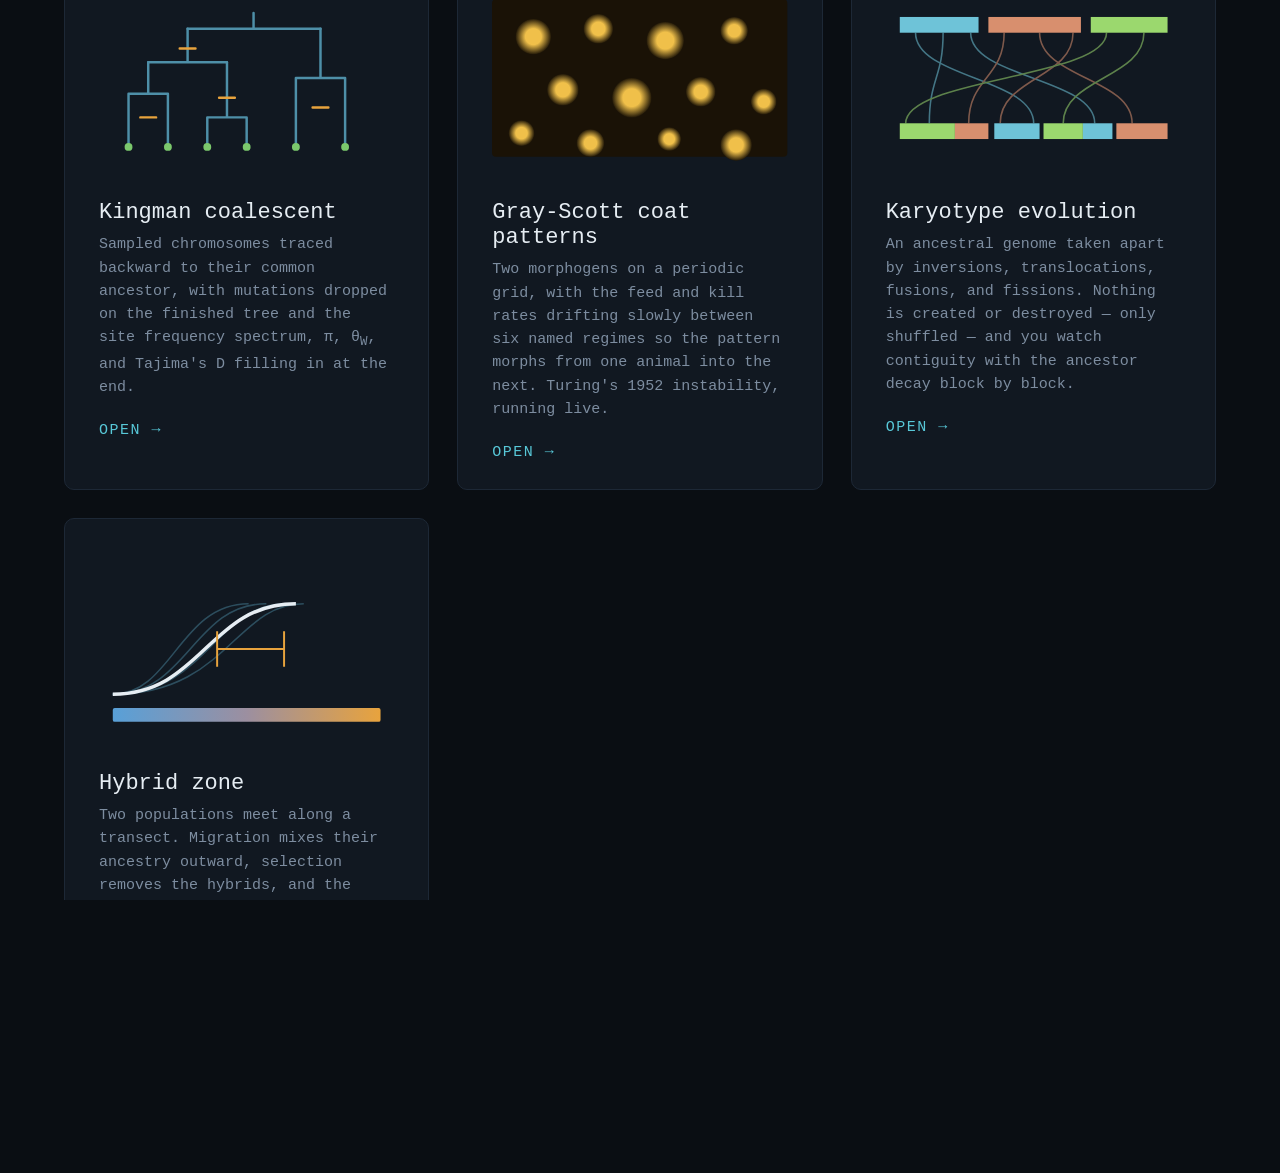
<file: src/data_viz_wall/static/index.html>
<!doctype html>
<meta charset="utf-8">
<title>Data viz wall</title>
<link rel="stylesheet" href="wall.css">
<style>
  body { overflow: auto; display: flex; flex-direction: column;
         justify-content: center; padding: 6vh 5vw; }
  header { margin-bottom: 4vh; }
  h1 { margin: 0; font-size: clamp(28px, 3.2vw, 54px); font-weight: 500; letter-spacing: .01em; }
  header p { margin: 10px 0 0; color: var(--dim); font-size: clamp(16px, 1.2vw, 22px);
             max-width: 70ch; line-height: 1.5; }
  .cards { display: grid; gap: 28px;
           grid-template-columns: repeat(auto-fit, minmax(340px, 1fr)); }
  .card { position: relative; display: block; text-decoration: none; color: inherit;
          background: var(--panel); border: 1px solid var(--line); border-radius: 10px;
          padding: 34px 34px 28px; transition: border-color .2s, transform .2s, background .2s; }
  .card:hover { border-color: var(--accent); background: var(--panel-hi); transform: translateY(-3px); }
  .card svg { display: block; width: 100%; height: clamp(150px, 15vw, 240px); margin-bottom: 26px; }
  .card h2 { margin: 0 0 8px; font-size: clamp(22px, 1.7vw, 32px); font-weight: 500; }
  .card p { margin: 0 0 22px; color: var(--dim); font-size: clamp(15px, 1vw, 19px);
            line-height: 1.55; }
  .go { color: var(--accent); font-size: clamp(15px, 1vw, 18px); letter-spacing: .1em;
        text-transform: uppercase; }
  .src { position: relative; z-index: 1; display: inline-block; margin-top: 18px;
         color: var(--dim); font-size: 16px; text-decoration: none;
         border-bottom: 1px solid var(--line); }
  .src:hover { color: var(--warm); border-color: var(--warm); }
  footer { margin-top: 4vh; color: var(--faint); font-size: 16px; line-height: 1.6; }
</style>
<header>
  <h1>Data viz wall</h1>
  <p>Four simulations, each built for two monitors: the render page on one,
     the simulator's own source with the executing line highlighted on the other.
     All three run continuously whether or not anyone is watching.</p>
</header>
<div class="cards">

  <a class="card" href="/coalescent">
    <svg viewBox="0 0 300 160" fill="none" stroke-linecap="round">
      <g stroke="#4e8fa8" stroke-width="2.5">
        <path d="M30 150V96M70 150V96M30 96h40M50 96V64"/>
        <path d="M110 150V120M150 150V120M110 120h40M130 120V64"/>
        <path d="M50 64h80M90 64V30"/>
        <path d="M200 150V80M250 150V80M200 80h50M225 80V30"/>
        <path d="M90 30h135M157 30V14"/>
      </g>
      <g stroke="#e8a33d" stroke-width="2.5">
        <path d="M42 120h16M122 100h16M217 110h16M82 50h16"/>
      </g>
      <g fill="#7bc86c">
        <circle cx="30" cy="150" r="4"/><circle cx="70" cy="150" r="4"/>
        <circle cx="110" cy="150" r="4"/><circle cx="150" cy="150" r="4"/>
        <circle cx="200" cy="150" r="4"/><circle cx="250" cy="150" r="4"/>
      </g>
    </svg>
    <h2>Kingman coalescent</h2>
    <p>Sampled chromosomes traced backward to their common ancestor, with
       mutations dropped on the finished tree and the site frequency spectrum,
       π, θ<sub>W</sub>, and Tajima's D filling in at the end.</p>
    <span class="go">open →</span>
  </a>

  <a class="card" href="/pattern">
    <svg viewBox="0 0 300 160">
      <defs><radialGradient id="spot"><stop offset="45%" stop-color="#f0c04a"/>
        <stop offset="100%" stop-color="#241a08"/></radialGradient></defs>
      <rect width="300" height="160" fill="#1a1206" rx="4"/>
      <g fill="url(#spot)">
        <circle cx="42" cy="38" r="18"/><circle cx="108" cy="30" r="15"/>
        <circle cx="176" cy="42" r="19"/><circle cx="246" cy="32" r="14"/>
        <circle cx="72" cy="92" r="16"/><circle cx="142" cy="100" r="20"/>
        <circle cx="212" cy="94" r="15"/><circle cx="276" cy="104" r="13"/>
        <circle cx="30" cy="136" r="13"/><circle cx="100" cy="146" r="14"/>
        <circle cx="180" cy="142" r="12"/><circle cx="248" cy="148" r="16"/>
      </g>
    </svg>
    <h2>Gray-Scott coat patterns</h2>
    <p>Two morphogens on a periodic grid, with the feed and kill rates drifting
       slowly between six named regimes so the pattern morphs from one animal
       into the next. Turing's 1952 instability, running live.</p>
    <span class="go">open →</span>
  </a>

  <a class="card" href="/synteny">
    <svg viewBox="0 0 300 160" fill="none">
      <g>
        <rect x="14" y="18" width="80" height="16" fill="#6ec3d8"/>
        <rect x="104" y="18" width="94" height="16" fill="#d88f6e"/>
        <rect x="208" y="18" width="78" height="16" fill="#9bd86e"/>
      </g>
      <g stroke-width="1.6" opacity=".55">
        <path d="M30 34C30 80 150 80 150 126" stroke="#6ec3d8"/>
        <path d="M58 34C58 80 44 80 44 126" stroke="#6ec3d8"/>
        <path d="M86 34C86 80 212 80 212 126" stroke="#6ec3d8"/>
        <path d="M120 34C120 80 84 80 84 126" stroke="#d88f6e"/>
        <path d="M156 34C156 80 250 80 250 126" stroke="#d88f6e"/>
        <path d="M190 34C190 80 116 80 116 126" stroke="#d88f6e"/>
        <path d="M224 34C224 80 20 80 20 126" stroke="#9bd86e"/>
        <path d="M262 34C262 80 180 80 180 126" stroke="#9bd86e"/>
      </g>
      <g>
        <rect x="14" y="126" width="56" height="16" fill="#9bd86e"/>
        <rect x="70" y="126" width="34" height="16" fill="#d88f6e"/>
        <rect x="110" y="126" width="46" height="16" fill="#6ec3d8"/>
        <rect x="160" y="126" width="40" height="16" fill="#9bd86e"/>
        <rect x="200" y="126" width="30" height="16" fill="#6ec3d8"/>
        <rect x="234" y="126" width="52" height="16" fill="#d88f6e"/>
      </g>
    </svg>
    <h2>Karyotype evolution</h2>
    <p>An ancestral genome taken apart by inversions, translocations, fusions,
       and fissions. Nothing is created or destroyed — only shuffled — and you
       watch contiguity with the ancestor decay block by block.</p>
    <span class="go">open →</span>
  </a>

  <a class="card" href="/hybrid">
    <svg viewBox="0 0 300 160" fill="none">
      <defs><linearGradient id="zone" x1="0" x2="1">
        <stop offset="0%" stop-color="#58a0d8"/><stop offset="50%" stop-color="#9c8fa0"/>
        <stop offset="100%" stop-color="#e8a33d"/></linearGradient></defs>
      <g stroke="#4e8fa8" stroke-width="1.6" opacity=".45">
        <path d="M14 126C90 126 96 34 170 34"/>
        <path d="M14 126C110 126 118 34 190 34"/>
        <path d="M14 126C130 126 138 34 208 34"/>
        <path d="M14 126C74 126 82 34 152 34"/>
      </g>
      <path d="M14 126C104 126 112 34 200 34" stroke="#e6edf3" stroke-width="3.5"/>
      <rect x="14" y="140" width="272" height="14" fill="url(#zone)" rx="2"/>
      <g stroke="#e8a33d" stroke-width="2">
        <path d="M120 80v-18M120 80v18M188 80v-18M188 80v18M120 80h68"/>
      </g>
    </svg>
    <h2>Hybrid zone</h2>
    <p>Two populations meet along a transect. Migration mixes their ancestry
       outward, selection removes the hybrids, and the cline between them settles
       at a width set by dispersal and the strength of the incompatibility.</p>
    <span class="go">open →</span>
  </a>

</div>
<footer>
  Source pages:
  <a class="src" href="/coalescent-code">sim.py</a> ·
  <a class="src" href="/pattern-code">patterns.py</a> ·
  <a class="src" href="/synteny-code">synteny.py</a> ·
  <a class="src" href="/hybrid-code">hybrid.py</a>
</footer>
</file>
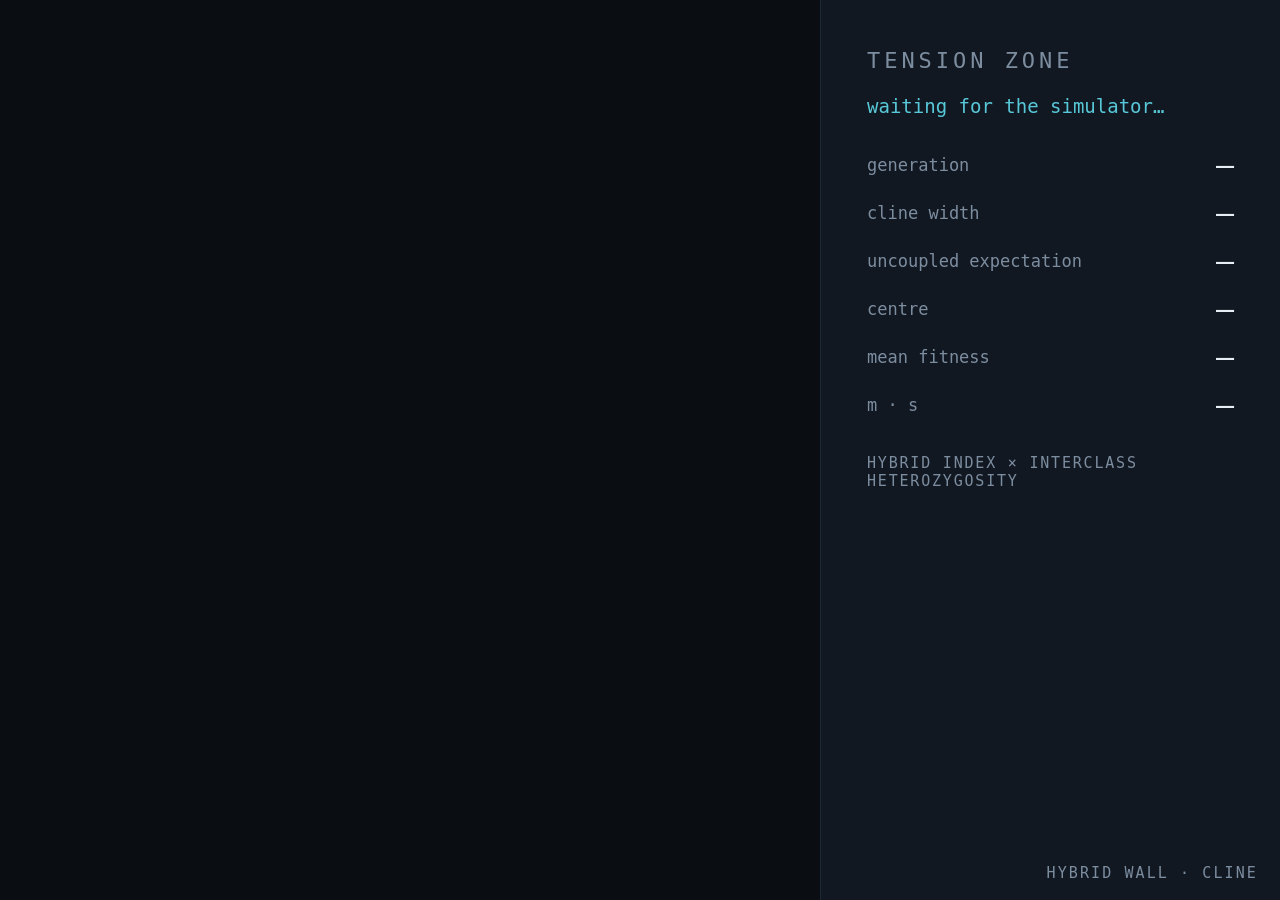
<file: src/data_viz_wall/static/hybrid.html>
<!doctype html>
<meta charset="utf-8">
<title>Hybrid zone — tension cline</title>
<link rel="stylesheet" href="wall.css">
<style>
  /* One viewport-tall row; a long sidebar scrolls itself rather than growing it. */
  body { display: grid; grid-template-columns: 1fr 460px;
         grid-template-rows: minmax(0, 1fr); height: 100dvh; }
  #stage { position: relative; overflow: hidden; }
  /* An absolutely positioned canvas with width:auto lays out at its intrinsic
     bitmap size, not at the inset box, so the devicePixelRatio scaling would
     make it 2x the stage on a retina screen and the stage would clip it. */
  canvas#c { position: absolute; inset: 0; width: 100%; height: 100%; }
  aside { padding: 48px 46px; border-left: 1px solid var(--line); background: var(--panel); min-height: 0; overflow: auto; }
  h1 { margin: 0 0 22px; font-size: 22px; font-weight: 500; letter-spacing: .18em;
       text-transform: uppercase; color: var(--dim); }
  dl { display: grid; grid-template-columns: 1fr auto; gap: 13px 20px; margin: 0 0 32px; }
  dt { color: var(--dim); font-size: 17px; align-self: center; }
  dd { margin: 0; font-size: 30px; text-align: right; }
  #tri { width: 100%; height: 400px; display: block; }
  .cap { color: var(--dim); font-size: 15px; letter-spacing: .12em;
         text-transform: uppercase; margin-bottom: 10px; }
  #last { color: var(--accent); font-size: 19px; min-height: 26px; margin-bottom: 26px; }
</style>
<div id="stage"><canvas id="c"></canvas></div>
<aside>
  <h1>Tension zone</h1>
  <div id="last">waiting for the simulator…</div>
  <dl>
    <dt>generation</dt><dd id="gen">—</dd>
    <dt>cline width</dt><dd id="w">—</dd>
    <dt>uncoupled expectation</dt><dd id="we">—</dd>
    <dt>centre</dt><dd id="ctr">—</dd>
    <dt>mean fitness</dt><dd id="fit">—</dd>
    <dt>m · s</dt><dd id="ms">—</dd>
  </dl>
  <div class="cap">hybrid index × interclass heterozygosity</div>
  <canvas id="tri"></canvas>
</aside>
<div class="badge">hybrid wall · cline</div>
<script>
const CSS = getComputedStyle(document.documentElement);
const T = new Proxy({}, { get: (c, k) => c[k] ?? (c[k] = CSS.getPropertyValue('--' + k).trim()) });
const cv = document.getElementById('c'), ctx = cv.getContext('2d');
const tri = document.getElementById('tri'), tc = tri.getContext('2d');
let W = 0, H = 0;
function resize(){
  const r = devicePixelRatio || 1, s = document.getElementById('stage');
  W = s.clientWidth; H = s.clientHeight;
  cv.width = W * r; cv.height = H * r; ctx.setTransform(r, 0, 0, r, 0, 0);
  tri.width = tri.clientWidth * r; tri.height = tri.clientHeight * r;
  tc.setTransform(r, 0, 0, r, 0, 0);
}
addEventListener('resize', resize);

const rgb = n => T[n].split(',').map(Number);          // the two parental ancestries
const LEFT = rgb('anc-left'), RIGHT = rgb('anc-right');
const S = { p: [], loci: [], width: 0, centre: 0 };
const blend = t => LEFT.map((c, i) => Math.round(c + (RIGHT[i] - c) * t));

const PAD = { l: 110, r: 70, t: 120, b: 190 };
function draw(){
  ctx.fillStyle = T.bg; ctx.fillRect(0, 0, W, H);
  if (!S.p.length) return requestAnimationFrame(draw);
  const n = S.p.length;
  const X = d => PAD.l + d * (W - PAD.l - PAD.r) / (n - 1);
  const Y = p => H - PAD.b - p * (H - PAD.t - PAD.b);

  // grid
  ctx.strokeStyle = T.grid; ctx.lineWidth = 1; ctx.fillStyle = T.label;
  ctx.font = '15px "SF Mono", Menlo, monospace';
  for (let f = 0; f <= 1.0001; f += 0.25) {
    ctx.beginPath(); ctx.moveTo(PAD.l, Y(f)); ctx.lineTo(W - PAD.r, Y(f)); ctx.stroke();
    ctx.fillText(f.toFixed(2), 46, Y(f) + 5);
  }

  // per-locus clines: the spread among markers is real, not noise in the mean
  ctx.lineWidth = 1.4; ctx.globalAlpha = 0.28;
  for (const locus of S.loci) {
    ctx.strokeStyle = T.branch; ctx.beginPath();
    locus.forEach((p, d) => d ? ctx.lineTo(X(d), Y(p)) : ctx.moveTo(X(d), Y(p)));
    ctx.stroke();
  }
  ctx.globalAlpha = 1;

  // mean ancestry cline
  ctx.lineWidth = 4; ctx.strokeStyle = T.ink; ctx.beginPath();
  S.p.forEach((p, d) => d ? ctx.lineTo(X(d), Y(p)) : ctx.moveTo(X(d), Y(p)));
  ctx.stroke();

  // width bracket around the centre
  if (S.width) {
    const a = X(S.centre - S.width / 2), b = X(S.centre + S.width / 2), y = Y(0.5);
    ctx.strokeStyle = T.warm; ctx.lineWidth = 2;
    ctx.beginPath();
    ctx.moveTo(a, y - 18); ctx.lineTo(a, y + 18); ctx.moveTo(b, y - 18); ctx.lineTo(b, y + 18);
    ctx.moveTo(a, y); ctx.lineTo(b, y); ctx.stroke();
    ctx.fillStyle = T.warm; ctx.textAlign = 'center';
    ctx.font = '18px "SF Mono", Menlo, monospace';
    ctx.fillText('w = ' + S.width.toFixed(1) + ' demes', (a + b) / 2, y - 30);
    ctx.textAlign = 'left';
  }

  // the transect itself, painted in ancestry
  const bw = (W - PAD.l - PAD.r) / n, y0 = H - PAD.b + 46;
  S.p.forEach((p, d) => {
    const [r, g, b] = blend(p);
    ctx.fillStyle = `rgb(${r} ${g} ${b})`;
    ctx.fillRect(PAD.l + d * bw, y0, bw + 0.6, 46);
  });
  ctx.fillStyle = T.faint; ctx.font = '16px "SF Mono", Menlo, monospace';
  ctx.fillText('POPULATION A', PAD.l, y0 + 76);
  ctx.textAlign = 'right'; ctx.fillText('POPULATION B', W - PAD.r, y0 + 76);
  ctx.textAlign = 'left';
  ctx.fillText('ancestry frequency', 46, PAD.t - 46);
  requestAnimationFrame(draw);
}

// Triangle plot: pure parents at the bottom corners, F1s at the apex.
function drawTriangle(index, inter){
  const w = tri.clientWidth, h = tri.clientHeight, pad = 34;
  const X = v => pad + v * (w - 2 * pad), Y = v => h - pad - v * (h - 2 * pad);
  tc.clearRect(0, 0, w, h);
  tc.strokeStyle = T.axis; tc.lineWidth = 1.5;
  tc.beginPath();
  tc.moveTo(X(0), Y(0)); tc.lineTo(X(0.5), Y(1)); tc.lineTo(X(1), Y(0)); tc.closePath();
  tc.stroke();
  for (let i = 0; i < index.length; i++) {
    const [r, g, b] = blend(index[i]);
    tc.fillStyle = `rgba(${r} ${g} ${b} / .5)`;
    tc.beginPath(); tc.arc(X(index[i]), Y(inter[i]), 3, 0, 7); tc.fill();
  }
  tc.fillStyle = T.faint; tc.font = '13px "SF Mono", Menlo, monospace';
  tc.fillText('A', X(0) - 6, Y(0) + 20); tc.fillText('B', X(1) - 6, Y(0) + 20);
  tc.textAlign = 'center'; tc.fillText('F1', X(0.5), Y(1) - 10); tc.textAlign = 'left';
}

const el = id => document.getElementById(id);
function connect(){
  const ws = new WebSocket(`ws://${location.host}/ws?feed=hybrid`);
  ws.onmessage = e => {
    const d = JSON.parse(e.data);
    if (d.kind === 'reset') {
      S.p = []; S.loci = [];
      el('we').textContent = d.expected.toFixed(1);
      el('ms').textContent = `${d.m} · ${d.s}`;
    }
    if (d.kind === 'generation') el('gen').textContent = d.n;
    if (d.kind === 'select') el('fit').textContent = d.mean_fitness.toFixed(3);
    if (d.kind === 'cline') {
      S.p = d.p; S.loci = d.loci; S.width = d.width; S.centre = d.centre;
      el('w').textContent = d.width.toFixed(1);
      el('ctr').textContent = 'deme ' + d.centre.toFixed(1);
      el('last').textContent = `cline width ${d.width.toFixed(1)} demes`;
    }
    if (d.kind === 'hybrids') {
      drawTriangle(d.index, d.inter);
      el('last').textContent = `${d.f1_like} F1-like individuals in the zone`;
    }
  };
  ws.onclose = () => setTimeout(connect, 1500);
}
resize(); connect(); requestAnimationFrame(draw);
</script>
</file>
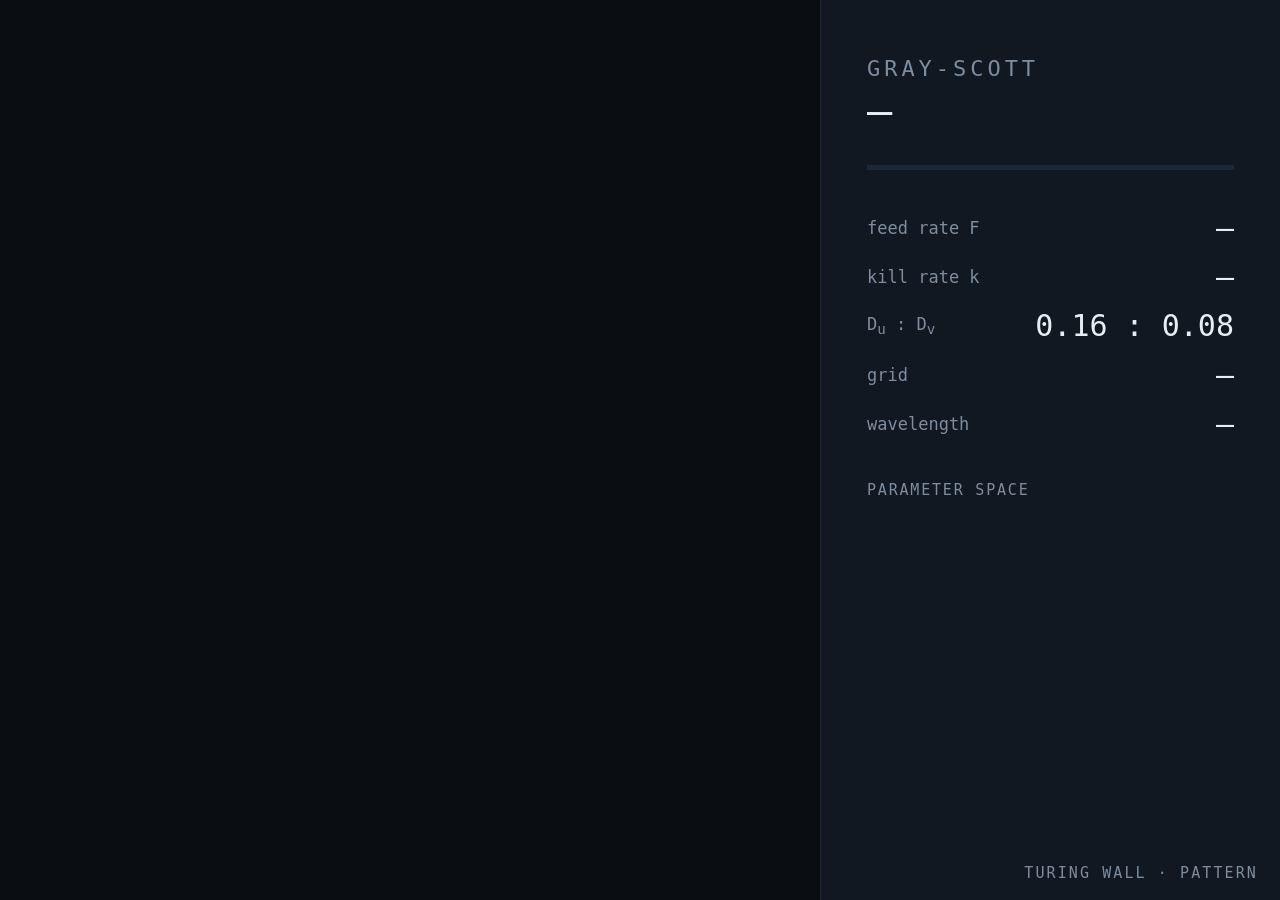
<file: src/data_viz_wall/static/pattern.html>
<!doctype html>
<meta charset="utf-8">
<title>Turing — coat patterns</title>
<link rel="stylesheet" href="wall.css">
<style>
  /* One viewport-tall row; a long sidebar scrolls itself rather than growing it. */
  body { display: grid; grid-template-columns: 1fr 460px;
         grid-template-rows: minmax(0, 1fr); height: 100dvh; }
  #stage { position: relative; overflow: hidden; }
  #stage canvas { position: absolute; inset: 0; width: 100%; height: 100%;
                  image-rendering: auto; }
  aside { padding: 56px 46px; border-left: 1px solid var(--line); background: var(--panel); min-height: 0; overflow: auto; }
  h1 { margin: 0 0 6px; font-size: 22px; font-weight: 500; letter-spacing: .18em;
       text-transform: uppercase; color: var(--dim); }
  #regime { font-size: 42px; margin: 0 0 6px; line-height: 1.15; }
  #toward { color: var(--dim); font-size: 19px; margin-bottom: 30px; }
  .bar { height: 5px; background: var(--line); margin-bottom: 40px; }
  .bar i { display: block; height: 100%; background: var(--accent); width: 0; }
  dl { display: grid; grid-template-columns: 1fr auto; gap: 14px 20px; margin: 0 0 40px; }
  dt { color: var(--dim); font-size: 17px; align-self: center; }
  dd { margin: 0; font-size: 30px; text-align: right; }
  #map { width: 100%; height: 280px; display: block; }
  .cap { color: var(--dim); font-size: 15px; letter-spacing: .12em;
         text-transform: uppercase; margin-bottom: 10px; }
</style>
<div id="stage"><canvas id="c"></canvas></div>
<aside>
  <h1>Gray-Scott</h1>
  <div id="regime">—</div>
  <div id="toward"></div>
  <div class="bar"><i id="prog"></i></div>
  <dl>
    <dt>feed rate F</dt><dd id="f">—</dd>
    <dt>kill rate k</dt><dd id="k">—</dd>
    <dt>D<sub>u</sub> : D<sub>v</sub></dt><dd>0.16 : 0.08</dd>
    <dt>grid</dt><dd id="grid">—</dd>
    <dt>wavelength</dt><dd id="lam">—</dd>
  </dl>
  <div class="cap">parameter space</div>
  <canvas id="map"></canvas>
</aside>
<div class="badge">turing wall · pattern</div>
<script>
const CSS = getComputedStyle(document.documentElement);
const T = new Proxy({}, { get: (c, k) => c[k] ?? (c[k] = CSS.getPropertyValue('--' + k).trim()) });
const cv = document.getElementById('c'), ctx = cv.getContext('2d');
const off = document.createElement('canvas'), octx = off.getContext('2d');
const map = document.getElementById('map'), mctx = map.getContext('2d');
let img = null, N = 0, lut = new Uint8Array(768), S = null, frame = null;

const hex = h => [1, 3, 5].map(i => parseInt(h.slice(i, i + 2), 16));
const mix = (a, b, t) => a.map((x, i) => x + (b[i] - x) * t);

function buildLut(low, high, tlow, thigh, t){
  const a = mix(hex(low), hex(tlow), t), b = mix(hex(high), hex(thigh), t);
  for (let i = 0; i < 256; i++) {
    const s = Math.pow(i / 255, 0.85);
    for (let ch = 0; ch < 3; ch++) lut[i * 3 + ch] = a[ch] + (b[ch] - a[ch]) * s;
  }
}

function resize(){
  const r = devicePixelRatio || 1;
  cv.width = cv.clientWidth * r; cv.height = cv.clientHeight * r;
  map.width = map.clientWidth * r; map.height = map.clientHeight * r;
  mctx.setTransform(r, 0, 0, r, 0, 0);
}
addEventListener('resize', resize);

function paint(){
  if (!frame || !img) return requestAnimationFrame(paint);
  const px = img.data;
  for (let i = 0, j = 0; i < frame.length; i++, j += 4) {
    const v = frame[i] * 3;
    px[j] = lut[v]; px[j + 1] = lut[v + 1]; px[j + 2] = lut[v + 2]; px[j + 3] = 255;
  }
  octx.putImageData(img, 0, 0);
  const s = Math.max(cv.width / N, cv.height / N);
  ctx.imageSmoothingEnabled = true; ctx.imageSmoothingQuality = 'high';
  ctx.drawImage(off, (cv.width - N * s) / 2, (cv.height - N * s) / 2, N * s, N * s);
  requestAnimationFrame(paint);
}
requestAnimationFrame(paint);

// (F, k) space: every regime is a point, the simulation is a moving dot.
const REGIMES = [
  ['reticulated python', 0.0290, 0.0570], ['leopard rosettes', 0.0350, 0.0650],
  ['giraffe reticulation', 0.0390, 0.0580], ['pufferfish vermiculation', 0.0540, 0.0630],
  ['zebra flank', 0.0140, 0.0450], ['guineafowl spotting', 0.0367, 0.0649],
];
const trail = [];
function drawMap(f, k){
  const w = map.clientWidth, h = map.clientHeight, pad = 26;
  const X = v => pad + (v - 0.040) / (0.070 - 0.040) * (w - 2 * pad);
  const Y = v => h - pad - (v - 0.010) / (0.060 - 0.010) * (h - 2 * pad);
  mctx.clearRect(0, 0, w, h);
  mctx.strokeStyle = T.grid; mctx.strokeRect(pad, pad, w - 2 * pad, h - 2 * pad);
  mctx.fillStyle = T.faint; mctx.font = '13px "SF Mono", Menlo, monospace';
  mctx.fillText('k →', w - pad - 26, h - 8); mctx.fillText('↑ F', 4, pad + 10);
  mctx.fillStyle = T.axis;
  for (const [, rf, rk] of REGIMES) {
    mctx.beginPath(); mctx.arc(X(rk), Y(rf), 4, 0, 7); mctx.fill();
  }
  trail.push([X(k), Y(f)]); if (trail.length > 600) trail.shift();
  mctx.strokeStyle = T.branch; mctx.beginPath();
  trail.forEach(([x, y], i) => i ? mctx.lineTo(x, y) : mctx.moveTo(x, y));
  mctx.stroke();
  mctx.fillStyle = T.accent;
  mctx.beginPath(); mctx.arc(X(k), Y(f), 6, 0, 7); mctx.fill();
}

const el = id => document.getElementById(id);
function connect(){
  const ws = new WebSocket(`ws://${location.host}/ws?feed=pattern`);
  ws.binaryType = 'arraybuffer';
  ws.onmessage = e => {
    if (typeof e.data !== 'string') { frame = new Uint8Array(e.data); return; }
    const d = JSON.parse(e.data);
    if (d.kind === 'regime') {
      S = d;
      if (N !== d.size) {
        N = d.size; off.width = off.height = N; img = octx.createImageData(N, N); resize();
      }
      const t = Math.min(1, Math.max(0, (d.elapsed - d.dwell) / d.morph));
      buildLut(d.low, d.high, d.target_low, d.target_high, t);
      el('regime').textContent = t > 0.5 ? d.target : d.current;
      el('toward').textContent = t > 0 ? `morphing toward ${d.target}` : `holding · next: ${d.target}`;
      el('prog').style.width = (t > 0 ? t * 100 : (d.elapsed / d.dwell) * 100) + '%';
      el('prog').style.background = t > 0 ? T.warm : T.accent;
      el('grid').textContent = `${d.size}²`;
    }
    if (d.kind === 'hold' || d.kind === 'drift') {
      el('f').textContent = d.f.toFixed(4); el('k').textContent = d.k.toFixed(4);
      drawMap(d.f, d.k);
    }
    if (d.kind === 'wavelength') el('lam').textContent = d.cells.toFixed(1) + ' px';
  };
  ws.onclose = () => setTimeout(connect, 1500);
}
resize(); connect();
</script>
</file>
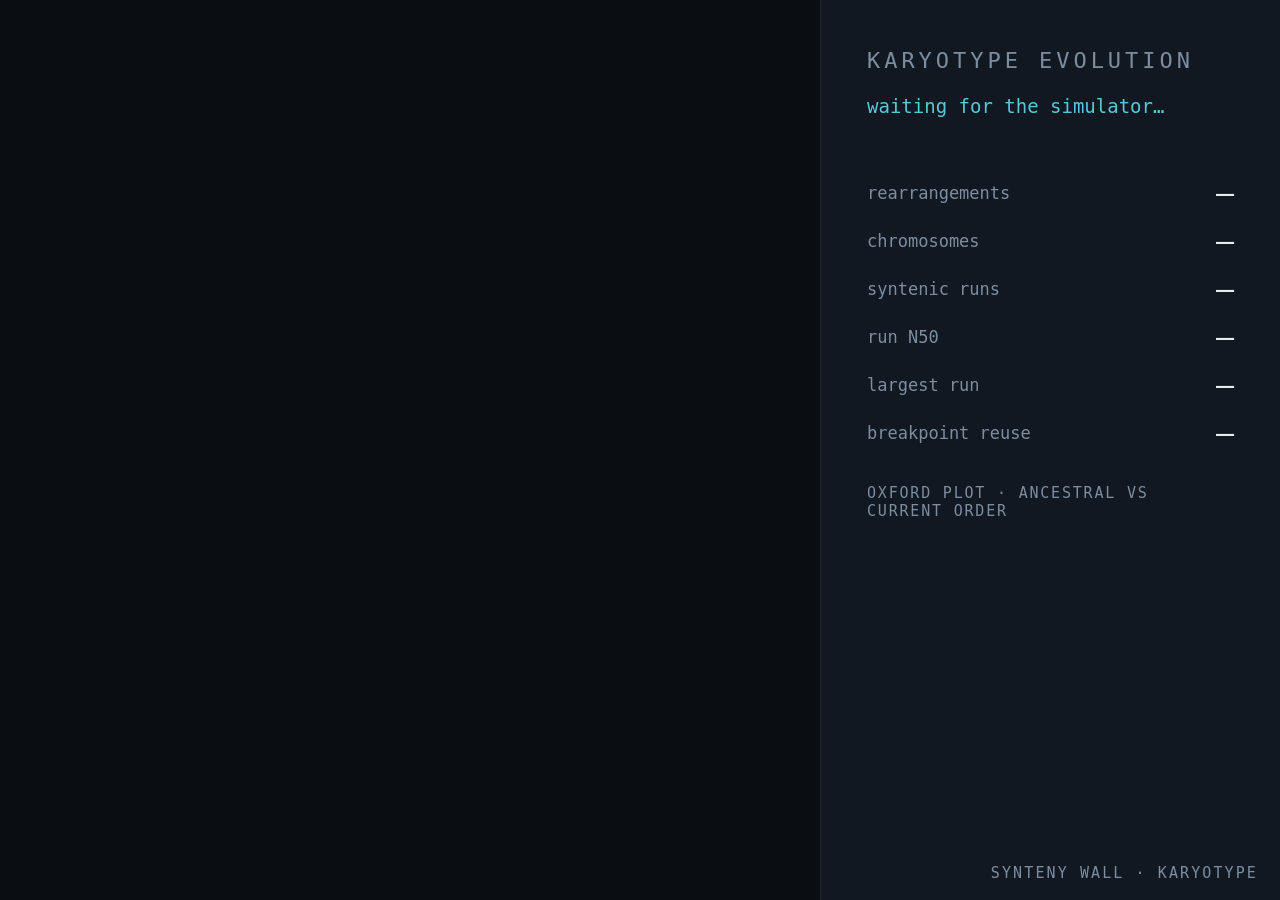
<file: src/data_viz_wall/static/synteny.html>
<!doctype html>
<meta charset="utf-8">
<title>Synteny — karyotype evolution</title>
<link rel="stylesheet" href="wall.css">
<style>
  /* One viewport-tall row; a long sidebar scrolls itself rather than growing it. */
  body { display: grid; grid-template-columns: 1fr 460px;
         grid-template-rows: minmax(0, 1fr); height: 100dvh; }
  #stage { position: relative; overflow: hidden; }
  /* An absolutely positioned canvas with width:auto lays out at its intrinsic
     bitmap size, not at the inset box, so the devicePixelRatio scaling would
     make it 2x the stage on a retina screen and the stage would clip it. */
  canvas#c { position: absolute; inset: 0; width: 100%; height: 100%; }
  aside { padding: 48px 46px; border-left: 1px solid var(--line); background: var(--panel); min-height: 0; overflow: auto; }
  h1 { margin: 0 0 22px; font-size: 22px; font-weight: 500; letter-spacing: .18em;
       text-transform: uppercase; color: var(--dim); }
  dl { display: grid; grid-template-columns: 1fr auto; gap: 13px 20px; margin: 0 0 34px; }
  dt { color: var(--dim); font-size: 17px; align-self: center; }
  dd { margin: 0; font-size: 30px; text-align: right; }
  #ox { width: 100%; height: 380px; display: block; }
  .cap { color: var(--dim); font-size: 15px; letter-spacing: .12em;
         text-transform: uppercase; margin-bottom: 10px; }
  #last { color: var(--accent); font-size: 19px; min-height: 52px; margin-bottom: 28px; }
</style>
<div id="stage"><canvas id="c"></canvas></div>
<aside>
  <h1>Karyotype evolution</h1>
  <div id="last">waiting for the simulator…</div>
  <dl>
    <dt>rearrangements</dt><dd id="ev">—</dd>
    <dt>chromosomes</dt><dd id="nc">—</dd>
    <dt>syntenic runs</dt><dd id="runs">—</dd>
    <dt>run N50</dt><dd id="n50">—</dd>
    <dt>largest run</dt><dd id="big">—</dd>
    <dt>breakpoint reuse</dt><dd id="reuse">—</dd>
  </dl>
  <div class="cap">oxford plot · ancestral vs current order</div>
  <canvas id="ox"></canvas>
</aside>
<div class="badge">synteny wall · karyotype</div>
<script>
const CSS = getComputedStyle(document.documentElement);
const T = new Proxy({}, { get: (c, k) => c[k] ?? (c[k] = CSS.getPropertyValue('--' + k).trim()) });
const cv = document.getElementById('c'), ctx = cv.getContext('2d');
const ox = document.getElementById('ox'), oxc = ox.getContext('2d');
let W = 0, H = 0;
function resize(){
  const r = devicePixelRatio || 1, s = document.getElementById('stage');
  W = s.clientWidth; H = s.clientHeight;
  cv.width = W * r; cv.height = H * r; ctx.setTransform(r, 0, 0, r, 0, 0);
  ox.width = ox.clientWidth * r; ox.height = ox.clientHeight * r;
  oxc.setTransform(r, 0, 0, r, 0, 0);
}
addEventListener('resize', () => {
  resize(); layoutAncestor();
  if (S.chroms.length) setKaryotype(S.chroms);   // zoom changes both rows
});

const S = { nb: 0, anc: [], from: [], to: [], born: 0, chroms: [], home: [], order: [] };
const hue = i => `hsl(${(i * 47) % 360} ${T['hue-s']} ${T['hue-l']})`;

// ---- layout: chromosomes as a row of bars, scaled by block count -----------
function bars(lengths, y, h){
  // Every chromosome gets a floor width, so a short one stays visible next to a
  // long one; the rest of the row is shared out in proportion to block count.
  const MIN = 9, gap = 14, pad = 70;
  const usable = W - 2 * pad - gap * (lengths.length - 1);
  const total = lengths.reduce((a, b) => a + b, 0);
  const free = Math.max(0, usable - MIN * lengths.length);
  let x = pad;
  return lengths.map(n => {
    const w = MIN + free * n / total, bar = { x, y, w, h, n };
    x += w + gap;
    return bar;
  });
}

function layoutAncestor(){
  if (!S.nb) return;
  const lens = S.anc.map(c => c.length);
  S.ancBars = bars(lens, H * 0.20, 34);
  S.ancPos = new Array(S.nb + 1);
  S.anc.forEach((chrom, ci) => {
    const b = S.ancBars[ci];
    chrom.forEach((blk, i) => S.ancPos[Math.abs(blk)] = b.x + (i + 0.5) * b.w / b.n);
  });
}

function setKaryotype(chroms){
  if (!S.nb) {
    S.nb = chroms.reduce((a, c) => a + c.length, 0);
    S.anc = chroms.map(c => c.slice());
    S.home = new Array(S.nb + 1);
    S.anc.forEach((c, ci) => c.forEach(b => S.home[Math.abs(b)] = ci));
    S.ancOrder = new Array(S.nb + 1);
    let k = 0;
    S.anc.forEach(c => c.forEach(b => S.ancOrder[Math.abs(b)] = k++));
    layoutAncestor();
  }
  S.chroms = chroms;
  S.curBars = bars(chroms.map(c => c.length), H * 0.74, 34);
  S.from = S.to.length ? S.to.slice() : null;
  S.to = new Array(S.nb + 1);
  S.strand = new Array(S.nb + 1);
  S.order = new Array(S.nb + 1);
  let k = 0;
  chroms.forEach((chrom, ci) => {
    const b = S.curBars[ci];
    chrom.forEach((blk, i) => {
      S.to[Math.abs(blk)] = b.x + (i + 0.5) * b.w / b.n;
      S.strand[Math.abs(blk)] = Math.sign(blk);
      S.order[Math.abs(blk)] = k++;
    });
  });
  if (!S.from) S.from = S.to.slice();
  S.born = performance.now();
  drawOxford();
}

const ease = t => t * t * (3 - 2 * t);

function draw(now){
  ctx.fillStyle = T.bg; ctx.fillRect(0, 0, W, H);
  if (!S.nb) return requestAnimationFrame(draw);
  const t = ease(Math.min(1, (now - S.born) / 700));
  const yA = S.ancBars[0].y + 34, yC = S.curBars[0].y;

  ctx.lineWidth = 1;
  for (let b = 1; b <= S.nb; b++) {
    const x0 = S.ancPos[b], x1 = S.from[b] + (S.to[b] - S.from[b]) * t;
    ctx.strokeStyle = hue(S.home[b]); ctx.globalAlpha = 0.22;
    ctx.beginPath(); ctx.moveTo(x0, yA);
    ctx.bezierCurveTo(x0, yA + (yC - yA) * 0.45, x1, yC - (yC - yA) * 0.45, x1, yC);
    ctx.stroke();
  }
  ctx.globalAlpha = 1;

  paint(S.ancBars, S.anc, `ANCESTOR \u00b7 ${S.anc.length} chromosomes`, -1);
  paint(S.curBars, S.chroms, `DESCENDANT \u00b7 ${S.chroms.length} chromosomes`, 1);
  requestAnimationFrame(draw);
}

function paint(barset, chroms, label, side){
  ctx.font = '15px "SF Mono", Menlo, monospace';
  barset.forEach((b, ci) => {
    const chrom = chroms[ci], w = b.w / b.n;
    chrom.forEach((blk, i) => {
      ctx.fillStyle = hue(S.home[Math.abs(blk)]);
      ctx.globalAlpha = blk < 0 ? 0.62 : 1;         // inverted blocks sit dimmer
      ctx.fillRect(b.x + i * w, b.y, Math.max(w, 0.7), b.h);
    });
    ctx.globalAlpha = 1;
    ctx.strokeStyle = T.line; ctx.lineWidth = 1;
    ctx.strokeRect(b.x - 0.5, b.y - 0.5, b.w + 1, b.h + 1);
    if (b.w >= 18) {
      ctx.fillStyle = T.label; ctx.textAlign = 'center';
      ctx.fillText(ci + 1, b.x + b.w / 2, b.y + (side < 0 ? -14 : b.h + 22));
    }
  });
  ctx.textAlign = 'left'; ctx.fillStyle = T.faint;
  ctx.font = '16px "SF Mono", Menlo, monospace';
  ctx.fillText(label, 70, barset[0].y + (side < 0 ? -44 : 34 + 52));
}

function drawOxford(){
  const w = ox.clientWidth, h = ox.clientHeight, pad = 24;
  oxc.clearRect(0, 0, w, h);
  oxc.strokeStyle = T.grid; oxc.lineWidth = 1;
  oxc.strokeRect(pad, pad, w - 2 * pad, h - 2 * pad);
  for (let b = 1; b <= S.nb; b++) {
    const x = pad + S.ancOrder[b] / S.nb * (w - 2 * pad);
    const y = h - pad - S.order[b] / S.nb * (h - 2 * pad);
    oxc.fillStyle = hue(S.home[b]);
    oxc.fillRect(x, y, 2.2, 2.2);
  }
  oxc.fillStyle = T.faint; oxc.font = '13px "SF Mono", Menlo, monospace';
  oxc.fillText('ancestral order →', pad, h - 6);
}

const el = id => document.getElementById(id);
const DESC = {
  inversion: d => `inversion of ${d.span} blocks on chromosome ${d.chrom + 1}`,
  translocation: d => `reciprocal translocation · chromosomes ${d.chroms[0] + 1} ↔ ${d.chroms[1] + 1}`,
  fusion: d => `fusion · ${d.n_chrom} chromosomes remain`,
  fission: d => `fission · ${d.n_chrom} chromosomes now`,
  ancestor: d => `ancestral karyotype · ${d.n_blocks} blocks on ${d.n_chrom} chromosomes`,
};
function connect(){
  const ws = new WebSocket(`ws://${location.host}/ws?feed=synteny`);
  ws.onmessage = e => {
    const d = JSON.parse(e.data);
    if (d.kind === 'reset') { S.nb = 0; S.to = []; S.anc = []; }
    if (d.kind === 'karyotype') setKaryotype(d.chroms);
    if (DESC[d.kind]) el('last').textContent = DESC[d.kind](d);
    if (d.kind === 'contiguity') {
      el('ev').textContent = d.events; el('nc').textContent = d.n_chrom;
      el('runs').textContent = d.runs; el('n50').textContent = d.n50;
      el('big').textContent = d.largest;
      el('reuse').textContent = (d.reuse * 100).toFixed(1) + '%';
    }
  };
  ws.onclose = () => setTimeout(connect, 1500);
}
resize(); connect(); requestAnimationFrame(draw);
</script>
</file>
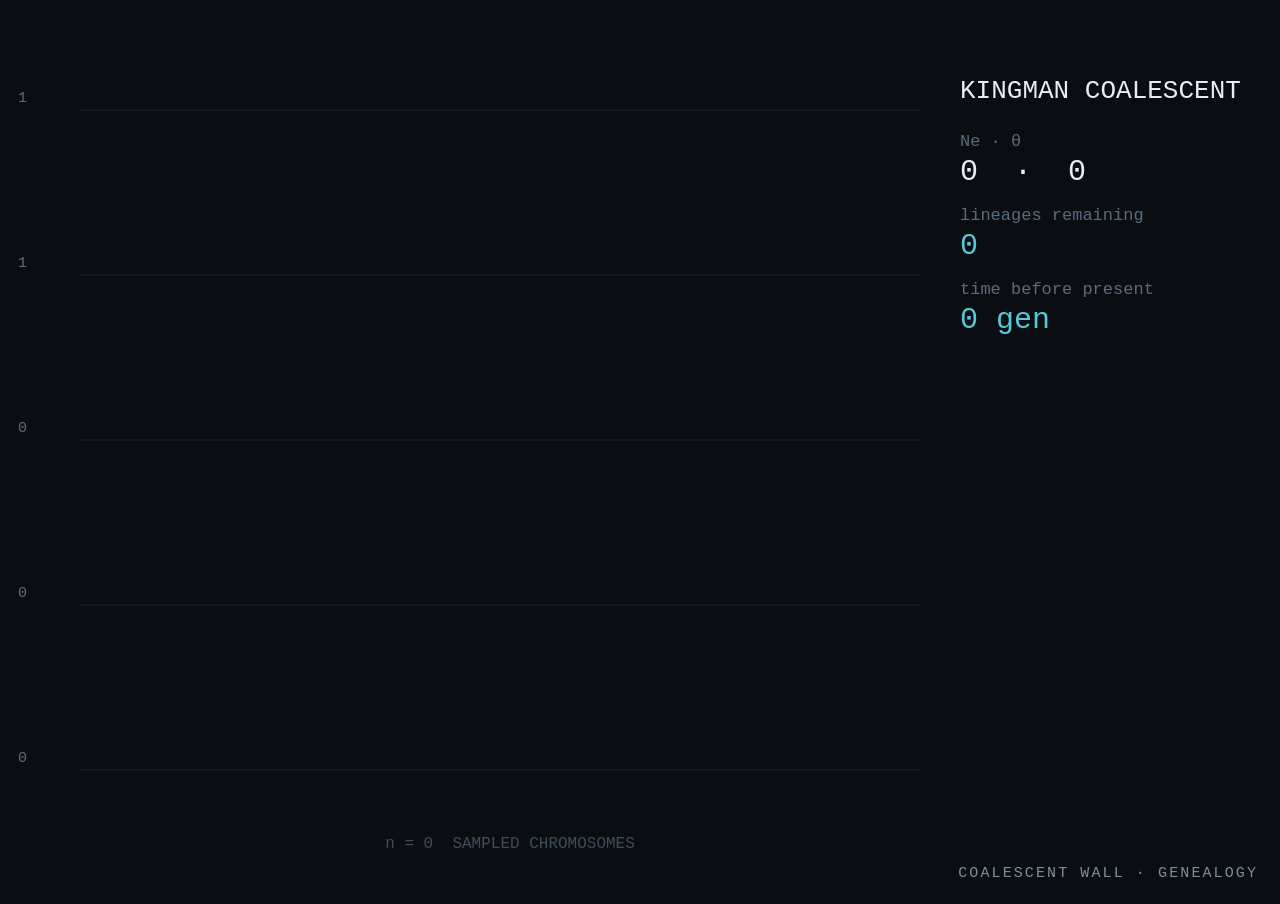
<file: src/data_viz_wall/static/viz.html>
<!doctype html>
<meta charset="utf-8">
<title>Coalescent — genealogy</title>
<link rel="stylesheet" href="wall.css">
<canvas id="c"></canvas>
<div class="badge">coalescent wall · genealogy</div>
<script>
const CSS = getComputedStyle(document.documentElement);
const T = new Proxy({}, { get: (c, k) => c[k] ?? (c[k] = CSS.getPropertyValue('--' + k).trim()) });
const cv = document.getElementById('c'), ctx = cv.getContext('2d');
let W = 0, H = 0;
function resize(){
  const r = devicePixelRatio || 1;
  W = innerWidth; H = innerHeight;
  cv.width = W * r; cv.height = H * r; cv.style.width = W + 'px'; cv.style.height = H + 'px';
  ctx.setTransform(r, 0, 0, r, 0, 0);
}
addEventListener('resize', resize); resize();

const S = { n: 0, ne: 0, theta: 0, slot: {}, node: {}, muts: [], spectrum: [],
            stats: null, t: 0, k: 0, tmax: 1, scale: 1, root: null, born: 0 };

function reset(d){
  S.n = d.n; S.ne = d.ne; S.theta = d.theta;
  S.slot = {}; d.order.forEach((leaf, i) => S.slot[leaf] = i);
  S.node = {}; S.muts = []; S.spectrum = []; S.stats = null;
  S.t = 0; S.k = d.n; S.tmax = 1; S.scale = 1; S.root = null;
  for (const leaf of d.order) S.node[leaf] = { t: 0, x: S.slot[leaf], kids: null, born: 0 };
}

function apply(d){
  if (d.kind === 'reset') return reset(d);
  if (d.kind === 'wait') { S.t = d.t; S.k = d.k; S.tmax = Math.max(S.tmax, d.t); }
  if (d.kind === 'coalesce') {
    const [a, b] = d.children;
    S.node[d.parent] = { t: d.t, x: (S.node[a].x + S.node[b].x) / 2,
                         kids: [a, b], born: performance.now() };
    S.k = d.k; S.t = d.t; S.tmax = Math.max(S.tmax, d.t);
  }
  if (d.kind === 'mrca') S.root = d.root;
  if (d.kind === 'mutate')
    for (const o of d.offsets) S.muts.push({ branch: d.branch, parent: d.parent, o,
                                             carriers: d.carriers, born: performance.now() });
  if (d.kind === 'spectrum') S.spectrum = d.counts;
  if (d.kind === 'stats') S.stats = d;
}

// ---- geometry -------------------------------------------------------------
const PAD = { l: 120, r: 380, t: 110, b: 130 };
const px = x => PAD.l + (x + 0.5) * (W - PAD.l - PAD.r) / Math.max(S.n, 1);
const py = t => H - PAD.b - Math.pow(t / S.scale, 0.62) * (H - PAD.t - PAD.b);

function draw(now){
  S.scale += (Math.max(S.tmax, 1) - S.scale) * 0.06;   // ease the zoom-out
  ctx.fillStyle = T.bg; ctx.fillRect(0, 0, W, H);
  axis();
  ctx.lineCap = 'round';
  for (const id in S.node) {
    const p = S.node[id];
    if (!p.kids) continue;
    const g = Math.min(1, (now - p.born) / 500);
    const yp = py(p.t);
    for (const kid of p.kids) {
      const k = S.node[kid], yk = py(k.t);
      const y = yk + (yp - yk) * ease(g);
      ctx.strokeStyle = T.branch; ctx.lineWidth = 2.4;
      ctx.beginPath(); ctx.moveTo(px(k.x), yk); ctx.lineTo(px(k.x), y); ctx.stroke();
    }
    if (g > 0.98) {
      ctx.strokeStyle = T.accent; ctx.lineWidth = 2.4;
      ctx.beginPath();
      ctx.moveTo(px(S.node[p.kids[0]].x), yp); ctx.lineTo(px(S.node[p.kids[1]].x), yp);
      ctx.stroke();
      ctx.fillStyle = T.accent;
      ctx.beginPath(); ctx.arc(px(p.x), yp, 4, 0, 7); ctx.fill();
    }
  }
  mutations(now); tips(); spectrum(); readout();
  requestAnimationFrame(draw);
}
const ease = g => g * g * (3 - 2 * g);

function axis(){
  ctx.strokeStyle = T.grid; ctx.lineWidth = 1;
  ctx.fillStyle = T.label; ctx.font = '15px "SF Mono", Menlo, monospace';
  const top = S.scale;
  for (let f = 0; f <= 1.0001; f += 0.25) {
    const t = top * Math.pow(f, 1 / 0.62), y = py(t);
    ctx.beginPath(); ctx.moveTo(PAD.l - 40, y); ctx.lineTo(W - PAD.r + 20, y); ctx.stroke();
    ctx.fillText(Math.round(t).toLocaleString(), 18, y - 8);
  }
  ctx.save(); ctx.translate(30, H / 2); ctx.rotate(-Math.PI / 2);
  ctx.fillStyle = T.faint; ctx.font = '16px "SF Mono", Menlo, monospace';
  ctx.textAlign = 'center'; ctx.fillText('GENERATIONS BEFORE PRESENT', 0, -70);
  ctx.restore(); ctx.textAlign = 'left';
}

function mutations(now){
  for (const m of S.muts) {
    const c = S.node[m.branch], p = S.node[m.parent];
    if (!c || !p) continue;
    const y = py(c.t) + (py(p.t) - py(c.t)) * m.o, x = px(c.x);
    const a = Math.min(1, (now - m.born) / 400);
    ctx.strokeStyle = T.warm; ctx.lineWidth = 2.6; ctx.globalAlpha = a;
    ctx.beginPath(); ctx.moveTo(x - 9, y); ctx.lineTo(x + 9, y); ctx.stroke();
    ctx.globalAlpha = 1;
  }
}

function tips(){
  ctx.fillStyle = T.green;
  for (let i = 0; i < S.n; i++) {
    const y = py(0);
    ctx.beginPath(); ctx.arc(px(i), y, 5, 0, 7); ctx.fill();
  }
  ctx.fillStyle = T.faint; ctx.font = '16px "SF Mono", Menlo, monospace';
  ctx.textAlign = 'center';
  ctx.fillText('n = ' + S.n + '  SAMPLED CHROMOSOMES', (PAD.l + W - PAD.r) / 2, H - 52);
  ctx.textAlign = 'left';
}

function spectrum(){
  if (!S.spectrum.length) return;
  const x0 = W - PAD.r + 60, y0 = H - PAD.b - 20, w = PAD.r - 110, h = 230;
  const max = Math.max(...S.spectrum, 1), bw = w / S.spectrum.length;
  ctx.fillStyle = T.dim; ctx.font = '17px "SF Mono", Menlo, monospace';
  ctx.fillText('SITE FREQUENCY SPECTRUM', x0, y0 - h - 26);
  S.spectrum.forEach((v, i) => {
    const bh = (v / max) * h;
    ctx.fillStyle = T.warm;
    ctx.fillRect(x0 + i * bw + 1, y0 - bh, bw - 2, bh);
  });
  ctx.strokeStyle = T.axis; ctx.beginPath();
  ctx.moveTo(x0, y0 + 1); ctx.lineTo(x0 + w, y0 + 1); ctx.stroke();
  ctx.fillStyle = T.label; ctx.font = '14px "SF Mono", Menlo, monospace';
  ctx.fillText('derived allele count  1 → ' + S.spectrum.length, x0, y0 + 24);
}

function readout(){
  const x = W - PAD.r + 60;
  let y = PAD.t + 10;
  const line = (label, value, color) => {
    ctx.fillStyle = T.label; ctx.font = '17px "SF Mono", Menlo, monospace';
    ctx.fillText(label, x, y);
    ctx.fillStyle = color || T.ink; ctx.font = '30px "SF Mono", Menlo, monospace';
    ctx.fillText(value, x, y + 34); y += 74;
  };
  ctx.fillStyle = T.ink; ctx.font = '26px "SF Mono", Menlo, monospace';
  ctx.fillText('KINGMAN COALESCENT', x, y - 22); y += 26;
  line('Ne · θ', S.ne.toLocaleString() + '  ·  ' + S.theta);
  line('lineages remaining', String(S.k), T.accent);
  line('time before present', Math.round(S.t).toLocaleString() + ' gen', T.accent);
  if (S.stats) {
    line('segregating sites  S', String(S.stats.s), T.warm);
    line('nucleotide diversity  π', S.stats.pi.toFixed(2), T.warm);
    line("Watterson's θ_W", S.stats.theta_w.toFixed(2), T.warm);
    line("Tajima's D", S.stats.tajimas_d.toFixed(3),
         S.stats.tajimas_d < 0 ? T.danger : T.green);
  }
}

function connect(){
  const ws = new WebSocket(`ws://${location.host}/ws?feed=coalescent`);
  ws.onmessage = e => apply(JSON.parse(e.data));
  ws.onclose = () => setTimeout(connect, 1500);
}
connect();
requestAnimationFrame(draw);
</script>
</file>
<file: src/data_viz_wall/static/wall.css>
:root {
  --bg: #0a0e13;
  --panel: #111821;
  --panel-hi: #16202c;
  --ink: #e6edf3;
  --dim: #7d8da0;
  --label: #5b6b7d;
  --faint: #3f4c5c;
  --line: #1d2836;
  --grid: #18222e;
  --axis: #25313f;
  --accent: #58c8d8;
  --branch: #4e8fa8;
  --warm: #e8a33d;
  --green: #7bc86c;
  --danger: #e8746d;
  --code-ink: #b8c4d2;
  --code-no: #3d4c5e;
  --code-hl: #16303a;
  --comment: #5d7186;
  --kw: #c792ea;
  --fn: #82aaff;
  --str: #7bc86c;
  --hue-s: 62%;
  --hue-l: 58%;
  --anc-left: 88, 160, 216;
  --anc-right: 232, 163, 61;
}
* { box-sizing: border-box; }
html, body { margin: 0; height: 100%; background: var(--bg); color: var(--ink);
  font-family: "SF Mono", "JetBrains Mono", Menlo, monospace; overflow: hidden; }
.badge { position: fixed; bottom: 18px; right: 22px; color: var(--dim);
  font-size: 15px; letter-spacing: .14em; text-transform: uppercase; }
.offline { position: fixed; top: 16px; right: 20px; color: var(--warm); font-size: 15px; }
</file>
